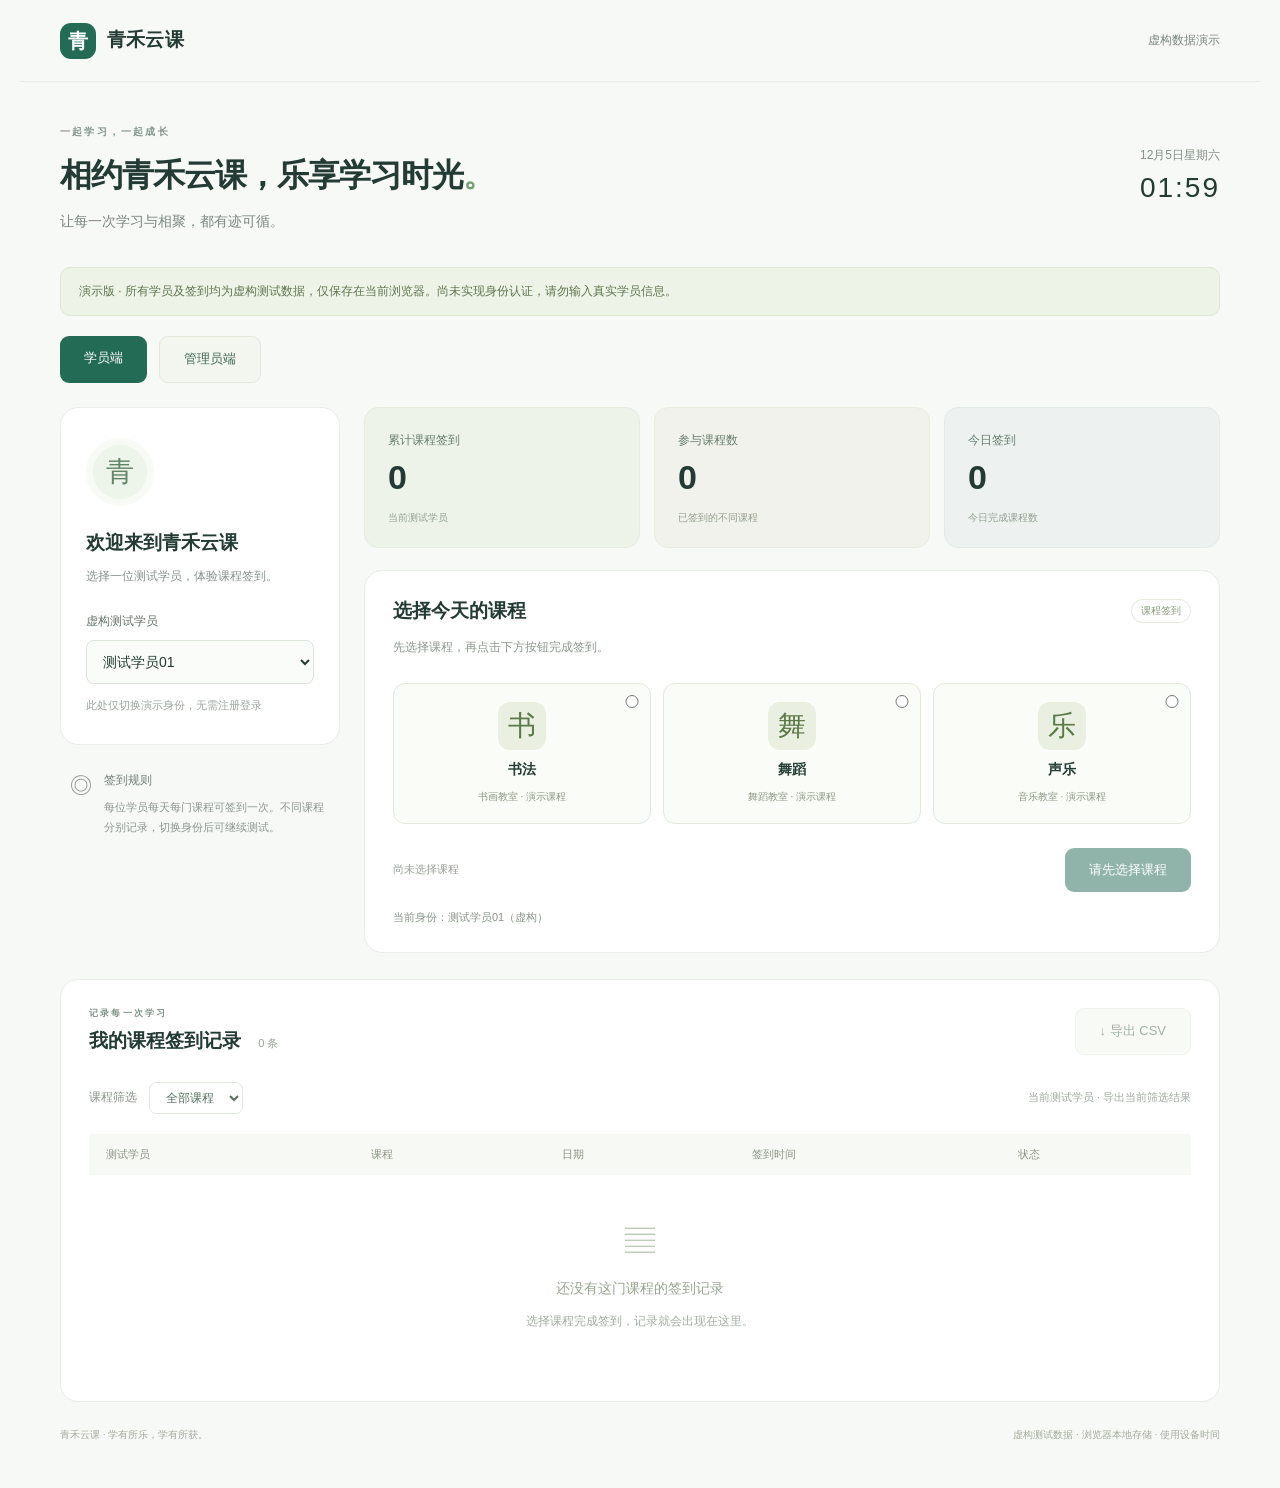
<file: index.html>
<!doctype html>
<html lang="zh-CN">
<head>
<meta charset="utf-8"><meta name="viewport" content="width=device-width,initial-scale=1">
<meta name="theme-color" content="#246b56"><title>青禾云课 · 学员端</title>
<style>
:root{--green:#246b56;--ink:#233b34;--muted:#87918d;--line:#e8ede9;--bg:#f7f9f6}*{box-sizing:border-box}body{margin:0;background:var(--bg);color:var(--ink);font:14px/1.6 -apple-system,BlinkMacSystemFont,"Segoe UI","Microsoft YaHei",sans-serif}button,input,select{font:inherit}button,a,input,select{-webkit-tap-highlight-color:transparent}button{cursor:pointer;border:0;transition:background .18s,transform .18s}button:hover:enabled{filter:brightness(.95);transform:translateY(-1px)}button:disabled{cursor:default;opacity:.5}button:focus-visible,a:focus-visible,input:focus-visible,select:focus-visible{outline:3px solid #c0d9a3;outline-offset:3px}[hidden]{display:none!important}.topbar{height:82px;display:flex;align-items:center;justify-content:space-between;max-width:1240px;padding:0 40px;margin:auto;border-bottom:1px solid var(--line)}.brand{display:flex;align-items:center;gap:11px;font-size:23px;font-weight:750;text-decoration:none;color:var(--ink)}.brand-icon{background:var(--green);color:white;border-radius:11px;width:36px;height:36px;text-align:center;line-height:36px;font-size:20px}.brand-sub{border-left:1px solid #d7dfd9;padding-left:13px;margin-left:3px;font-weight:400;font-size:14px;color:#6b7972}.local-tag{font-size:12px;color:#77867d}.local-tag i{display:inline-block;width:7px;height:7px;background:#72a47e;border-radius:50%;margin-right:6px}main{max-width:1240px;padding:42px 40px 20px;margin:auto}.intro{display:flex;align-items:center;justify-content:space-between;gap:22px;margin-bottom:34px}.eyebrow{font-size:10px;letter-spacing:2.2px;color:#82958a;font-weight:650;margin:0 0 12px}h1{font-size:32px;letter-spacing:-1px;line-height:1.45;margin:0 0 12px;font-weight:650}h1 span{color:#78a177}.subtitle{color:#7b8880;margin:0}.date-card{text-align:right;white-space:nowrap;color:#819084;font-size:12px}.date-card strong{display:block;color:var(--ink);font-size:28px;letter-spacing:2px;font-weight:500;font-variant-numeric:tabular-nums}.workspace{display:grid;grid-template-columns:280px 1fr;gap:24px}.panel{border:1px solid var(--line);background:white;border-radius:18px}.profile{padding:30px 25px}.avatar{background:#edf4e9;color:#638567;border:7px solid #f7faf5;border-radius:50%;width:68px;height:68px;font-size:34px;text-align:center;line-height:54px;margin-bottom:22px}h2{font-size:19px;margin:0;font-weight:650}.profile p{font-size:12px;color:var(--muted);margin:9px 0 26px}.profile label{display:block;font-size:12px;color:#63746a;margin-bottom:8px}.name-row{display:flex;gap:8px}input{width:100%;min-width:0;border:1px solid #e0e7df;background:#fafcf9;padding:10px 12px;border-radius:8px;color:var(--ink)}input::placeholder{color:#a3aaa5}.save{background:#eaf2e7;color:#416e50;white-space:nowrap;padding:8px 14px;border-radius:8px}.profile-note{display:block;margin-top:13px;font-size:11px;color:#9ba59d}.storage-note{display:flex;gap:12px;padding:23px 10px;color:#8b978e}.storage-note>span{font-size:22px}.storage-note strong{font-size:12px;font-weight:500;color:#718176}.storage-note p{font-size:11px;line-height:1.9;margin:6px 0 0}.content{min-width:0}.stats{display:grid;grid-template-columns:repeat(3,1fr);gap:14px;margin-bottom:22px}.stats>div{background:#edf3e9;border:1px solid #e4ecdf;border-radius:14px;padding:20px 23px}.stats>div:nth-child(2){background:#f1f2eb;border-color:#e9ebdf}.stats>div:nth-child(3){background:#edf2f1;border-color:#e2eae7}.stats span{font-size:12px;color:#687d6d}.stats strong{display:block;font-size:34px;font-weight:550;line-height:1.6}.stats small{font-size:10px;color:#92a08f}.checkin-panel{padding:25px 28px}.section-top{display:flex;align-items:center;justify-content:space-between}.pill{font-size:10px;border:1px solid #e3eadd;border-radius:20px;padding:3px 9px;color:#879a7e}.tabs{display:flex;gap:26px;border-bottom:1px solid var(--line);margin-top:17px}.tabs button{background:transparent;padding:13px 1px;color:#94a096;border-bottom:2px solid transparent;font-size:13px}.tabs [aria-selected=true]{color:var(--green);border-color:var(--green);font-weight:600}.sign-body{display:flex;align-items:center;gap:26px;padding:30px 0}.illustration{flex-shrink:0;display:grid;place-items:center;width:95px;height:95px;background:#edf3e6;border-radius:26px;color:#6b8c53;font-size:49px;box-shadow:inset 0 0 0 8px #f6f9f2;transform:rotate(-7deg)}.sign-body .eyebrow{font-size:8px;letter-spacing:1.6px;margin-bottom:7px}h3{margin:0;font-size:19px;font-weight:600}.muted{font-size:12px;line-height:1.9;color:#8c988e;margin:10px 0 0}.action-row{display:flex;align-items:center;justify-content:space-between;gap:15px}.rule{font-size:11px;color:#98a195}.primary,.secondary{border-radius:9px;padding:12px 24px;font-size:13px;white-space:nowrap}.primary{background:var(--green);color:white}.primary span{margin-left:22px}.secondary{color:#426653;background:#f2f6ee;border:1px solid #e0e9da}.attendance-actions{display:flex;gap:10px}.identity-hint{font-size:11px;color:#879687;margin:17px 0 0}.records-panel{margin-top:26px;padding:26px 28px}.records-head{display:flex;justify-content:space-between;align-items:center;gap:15px}.records-head .eyebrow{font-size:9px;margin-bottom:6px}.records-head h2 span{font-size:11px;font-weight:400;color:#95a18f;margin-left:12px}.filters{display:flex;align-items:center;gap:12px;margin-top:25px;padding-bottom:20px;font-size:12px;color:#89958a}.filters select{color:#56715e;border:1px solid #e1e9df;border-radius:7px;background:white;padding:7px 12px}.filters>span{margin-left:auto;font-size:11px;color:#a0a99e}.table-wrap{overflow:auto}table{border-collapse:collapse;width:100%;text-align:left;white-space:nowrap}th{background:#f7f9f5;color:#899583;font-size:11px;font-weight:500;padding:12px 17px}td{padding:17px;border-bottom:1px solid #f0f3ec;font-size:12px;color:#6d7e70}td:first-child{font-weight:600;color:#3e5548}.done{background:#eef5e9;color:#6a8b57;font-size:10px;border-radius:5px;padding:4px 8px}.empty{text-align:center;padding:42px 10px 32px;color:#98a58f}.empty>span{font-size:30px;color:#b3c2aa}.empty h3{font-size:14px;font-weight:500;margin-top:12px}.empty p{font-size:12px;color:#a3ada0}footer{display:flex;justify-content:space-between;gap:20px;font-size:10px;color:#a1ac9b;padding:25px 0}#message{position:fixed;bottom:25px;left:50%;transform:translateX(-50%);background:#233b34;color:white;border-radius:10px;padding:13px 23px;box-shadow:0 6px 24px #233b3425;max-width:90vw;z-index:10}#message.error{background:#8a453a}
@media(min-width:1500px){main{padding-top:65px}.intro{margin-bottom:44px}}
@media(max-width:900px){.workspace{grid-template-columns:240px 1fr;gap:18px}.stats>div{padding:16px 12px}.stats small{display:none}.checkin-panel{padding:22px}.sign-body{gap:17px}.illustration{width:65px;height:65px;font-size:35px;border-radius:20px}.sign-body h3{font-size:17px}.action-row{align-items:flex-start;flex-direction:column}.action-row button{padding:11px 25px}h1{font-size:27px}}
@media(max-width:650px){.topbar{height:70px;padding:0 20px}.brand{font-size:20px}.brand-sub{font-size:12px}.local-tag{font-size:10px}.local-tag i{display:none}main{padding:28px 18px 12px}.intro{align-items:flex-start;margin-bottom:23px}.intro .eyebrow{font-size:8px}h1{font-size:25px;max-width:240px}.subtitle{font-size:12px}.date-card{font-size:10px}.date-card strong{font-size:20px}.workspace{grid-template-columns:1fr;gap:16px}.profile{padding:20px}.avatar{display:none}.profile h2{font-size:17px}.profile p{margin:6px 0 14px}.storage-note{display:none}.profile-note{font-size:10px}.stats{gap:9px;margin-bottom:16px}.stats>div{padding:16px}.stats strong{font-size:29px}.stats span{font-size:11px}.checkin-panel{padding:22px}.sign-body{padding:26px 0;gap:17px}.sign-body .eyebrow{font-size:7px}.sign-body h3{font-size:17px}.muted{font-size:11px}.action-row{flex-direction:row;align-items:center}.rule{font-size:10px;max-width:100px}.attendance-actions{gap:7px}.action-row button{padding:11px 14px;font-size:12px}.section-top h2{font-size:17px}.records-panel{padding:22px 16px;margin-top:18px}.records-head .secondary{padding:10px 15px}.filters{flex-wrap:wrap;gap:8px}.filters>span{width:100%;margin:0}th,td{padding:12px 10px}.empty h3{font-size:13px}.empty p{font-size:11px}footer{flex-direction:column;gap:6px;padding:20px 4px}.brand-icon{width:30px;height:30px;line-height:30px;border-radius:8px;font-size:17px}}
/* Culture palace course demo */
.system-name{font-size:19px;letter-spacing:.2px}.demo-banner,.admin-notice{padding:14px 18px;background:#edf3e7;border:1px solid #dce7d2;border-radius:10px;color:#60754e;font-size:12px;margin-bottom:20px}.view-switch{display:flex;gap:12px;margin-bottom:24px}.profile select{width:100%;padding:12px;border:1px solid #dce5d9;border-radius:8px;background:#fafcf9;color:var(--ink);font:inherit}.course-options{padding:0;border:0;margin:24px 0}.course-options #courses{display:grid;grid-template-columns:repeat(3,1fr);gap:12px}.course-option{position:relative;padding:18px 12px;border:1px solid #e1e9dc;border-radius:12px;display:flex;flex-direction:column;align-items:center;gap:8px;cursor:pointer;background:#fafcf8}.course-option:has(input:checked){border-color:#246b56;background:#edf5e9;box-shadow:0 0 0 1px #246b56}.course-option input{position:absolute;right:8px;top:8px;width:14px;accent-color:#246b56}.course-icon{font-family:serif;font-size:28px;background:#eaf0e1;width:48px;height:48px;line-height:48px;text-align:center;border-radius:12px;color:#5c7949}.course-option small{font-size:10px;color:#8d9a85}.course-stats{display:grid;grid-template-columns:repeat(3,1fr);gap:18px;margin-top:24px}.course-stat{padding:22px;background:#f3f7ef;border:1px solid #e3eadf;border-radius:13px}.course-stat h3{margin-bottom:15px}.course-stat p{display:flex;justify-content:space-between;color:#7a8b73;font-size:13px}.course-stat strong{color:#246b56;font-size:20px}.sr-only{position:absolute;width:1px;height:1px;overflow:hidden;clip:rect(0,0,0,0)}.records-head h2 #records-title{font-size:19px;font-weight:650;color:var(--ink);margin:0}.avatar{font-family:serif;font-size:28px}.admin-notice{background:#fff7e8;border-color:#f0e3c7;color:#8a744a}
@media(max-width:650px){.system-name{font-size:14px;max-width:200px;line-height:1.5}.topbar{gap:8px}.local-tag{white-space:nowrap;font-size:9px}.brand{gap:8px}.course-option{padding:17px 5px}.course-option small{font-size:9px}.course-options #courses{gap:8px}.course-stats{grid-template-columns:1fr}.course-stat{padding:16px}.course-stat p{display:inline-flex;gap:8px;margin:8px 15px 0 0}.records-head h2 #records-title{font-size:15px}.demo-banner{font-size:11px}}
/* Separate student/admin pages, with shared navigation. */
.view-switch a{text-decoration:none;display:inline-block}.future-grid{display:grid;grid-template-columns:1fr 1fr;gap:20px;margin-top:24px}.future-card{padding:25px}.future-card h2{margin-top:15px}.future-card p{font-size:12px;color:#83907e;line-height:1.8}.future-card button{margin-top:10px}@media(max-width:650px){.future-grid{grid-template-columns:1fr}.view-switch{gap:10px}}

</style>




</head>
<body data-page="student">
<header class="topbar"><a class="brand" href="index.html"><span class="brand-icon">青</span><span class="system-name">青禾云课</span></a><span class="local-tag">虚构数据演示</span></header>
<main>
<section class="intro"><div><p class="eyebrow">一起学习，一起成长</p><h1>相约青禾云课，乐享学习时光<span>。</span></h1><p class="subtitle">让每一次学习与相聚，都有迹可循。</p></div><div class="date-card"><span id="date"></span><strong id="clock"></strong></div></section>
<div class="demo-banner">演示版 · 所有学员及签到均为虚构测试数据，仅保存在当前浏览器。尚未实现身份认证，请勿输入真实学员信息。</div>
<nav class="view-switch" aria-label="页面导航"><a class="primary" href="index.html" aria-current="page">学员端</a><a class="secondary" href="admin.html" >管理员端</a></nav>
<section id="student-panel">
<div class="workspace"><aside><section class="panel profile"><div class="avatar">青</div><h2>欢迎来到青禾云课</h2><p>选择一位测试学员，体验课程签到。</p><label for="learner">虚构测试学员</label><select id="learner"></select><span class="profile-note">此处仅切换演示身份，无需注册登录</span></section><section class="storage-note"><span>◎</span><div><strong>签到规则</strong><p>每位学员每天每门课程可签到一次。不同课程分别记录，切换身份后可继续测试。</p></div></section></aside>
<div class="content"><section class="stats" aria-label="当前测试学员统计"><div><span>累计课程签到</span><strong id="total">0</strong><small>当前测试学员</small></div><div><span>参与课程数</span><strong id="days">0</strong><small>已签到的不同课程</small></div><div><span>今日签到</span><strong id="today-count">0</strong><small>今日完成课程数</small></div></section>
<section class="panel checkin-panel"><div class="section-top"><h2>选择今天的课程</h2><span class="pill">课程签到</span></div><p class="muted">先选择课程，再点击下方按钮完成签到。</p><fieldset class="course-options"><legend class="sr-only">请选择课程</legend><div id="courses"></div></fieldset><div class="action-row"><span class="rule" id="course-hint">尚未选择课程</span><button class="primary" id="course-sign" disabled>请先选择课程</button></div><p class="identity-hint" id="identity-hint"></p></section></div></div>
</section>
<section class="panel records-panel"><div class="records-head"><div><p class="eyebrow">记录每一次学习</p><h2><span id="records-title">我的课程签到记录</span> <span id="record-count"></span></h2></div><button class="secondary" id="export">↓ 导出 CSV</button></div><div class="filters"><label for="filter">课程筛选</label><select id="filter"><option value="all">全部课程</option></select><span id="scope-hint">当前测试学员 · 导出当前筛选结果</span></div><div class="table-wrap"><table><thead><tr><th>测试学员</th><th>课程</th><th>日期</th><th>签到时间</th><th>状态</th></tr></thead><tbody id="records"></tbody></table></div><div class="empty" id="empty"><span>▤</span><h3>还没有这门课程的签到记录</h3><p>选择课程完成签到，记录就会出现在这里。</p></div></section>
<footer><span>青禾云课 · 学有所乐，学有所获。</span><span>虚构测试数据 · 浏览器本地存储 · 使用设备时间</span></footer>
</main><div id="message" role="status" aria-live="polite" hidden></div>
<script>
const KEY = 'checkin-assistant-v1'
function dateKey(now) {
 const d = new Date(now)
 return [d.getFullYear(),String(d.getMonth()+1).padStart(2,'0'),String(d.getDate()).padStart(2,'0')].join('-')
}
function initial() { return { name: '', records: [] } }
function validate(s) {
 return !!(s && typeof s.name==='string' && Array.isArray(s.records) && s.records.every(r=>r && typeof r.id==='string' && typeof r.name==='string' && typeof r.date==='string' && typeof r.time==='string' && ['activity','in','out'].includes(r.type)))
}
function checkIn(state,type,now) {
 if(!state.name.trim()) throw new Error('请先填写姓名')
 if(!['activity','in','out'].includes(type)) throw new Error('签到类型无效')
 const date=dateKey(now), name=state.name.trim()
 const today=state.records.filter(r=>r.date===date && r.name===name)
 if(today.some(r=>r.type===type)) throw new Error('今天已经完成这项签到')
 if(type==='out' && !today.some(r=>r.type==='in')) throw new Error('请先完成上班打卡')
 const d=new Date(now)
 const time=[d.getHours(),d.getMinutes(),d.getSeconds()].map(v=>String(v).padStart(2,'0')).join(':')
 return {...state,records:[{id:String(now)+'-'+type,name,date,time,type},...state.records]}
}
const labels={activity:'活动签到',in:'上班打卡',out:'下班打卡'}
function csv(records) {
 const cell=v=>'"'+String(v).replace(/^[=+@\-\t\r]/,"'</body>").replace(/"/g,'""')+'"'
 return '\ufeff'+[['姓名','日期','时间','类型'],...records.map(r=>[r.name,r.date,r.time,labels[r.type]])].map(row=>row.map(cell).join(',')).join('\r\n')
}
const checkinModel={KEY,dateKey,initial,validate,checkIn,labels,csv}
if (typeof module !== 'undefined' && module.exports) module.exports=checkinModel
else globalThis.CheckinModel=checkinModel


</script>
<script>
(function(root){
'use strict'
const base=typeof module!=='undefined'&&module.exports?require('./miniprogram/utils/checkin'):root.CheckinModel
const courses=[{id:'calligraphy',name:'书法',room:'书画教室',icon:'书'},{id:'dance',name:'舞蹈',room:'舞蹈教室',icon:'舞'},{id:'vocal',name:'声乐',room:'音乐教室',icon:'乐'}]
const learners=[{id:'demo01',name:'测试学员01'},{id:'demo02',name:'测试学员02'},{id:'demo03',name:'测试学员03'},{id:'demo04',name:'测试学员04'},{id:'demo05',name:'测试学员05'}]
function initial(now=Date.now()){
 const yesterday=new Date(now);yesterday.setDate(yesterday.getDate()-1)
 return {learnerId:'demo01',records:[
 {learnerId:'demo02',courseId:'calligraphy',date:base.dateKey(now),time:'09:00:00'},
 {learnerId:'demo03',courseId:'dance',date:base.dateKey(now),time:'09:10:00'},
 {learnerId:'demo04',courseId:'vocal',date:base.dateKey(now),time:'09:20:00'},
 {learnerId:'demo05',courseId:'calligraphy',date:base.dateKey(yesterday),time:'09:05:00'}
 ]}
}
function validate(s){return !!(s&&learners.some(l=>l.id===s.learnerId)&&Array.isArray(s.records)&&s.records.every(r=>r&&learners.some(l=>l.id===r.learnerId)&&courses.some(c=>c.id===r.courseId)&&/^\d{4}-\d{2}-\d{2}$/.test(r.date)&&/^\d{2}:\d{2}:\d{2}$/.test(r.time)))}
function sign(s,courseId,now=Date.now()){
 if(!courses.some(c=>c.id===courseId))throw new Error('请先选择课程')
 if(!learners.some(l=>l.id===s.learnerId))throw new Error('请选择虚构测试学员')
 const date=base.dateKey(now)
 if(s.records.some(r=>r.learnerId===s.learnerId&&r.courseId===courseId&&r.date===date))throw new Error('该学员今天已完成本课程签到')
 const d=new Date(now),time=[d.getHours(),d.getMinutes(),d.getSeconds()].map(n=>String(n).padStart(2,'0')).join(':')
 return {...s,records:[{learnerId:s.learnerId,courseId,date,time},...s.records]}
}
function stats(records,now=Date.now()){return courses.map(c=>({...c,total:records.filter(r=>r.courseId===c.id).length,today:records.filter(r=>r.courseId===c.id&&r.date===base.dateKey(now)).length,people:new Set(records.filter(r=>r.courseId===c.id).map(r=>r.learnerId)).size}))}
function csv(records){
 const cell=v=>'"'+String(v).replace(/"/g,'""')+'"'
 return '\ufeff'+[['测试学员','课程','日期','时间'],...records.map(r=>[learners.find(l=>l.id===r.learnerId).name,courses.find(c=>c.id===r.courseId).name,r.date,r.time])].map(row=>row.map(cell).join(',')).join('\r\n')
}
const api={courses,learners,initial,validate,sign,stats,csv,dateKey:base.dateKey}
if(typeof module!=='undefined'&&module.exports)module.exports=api
else root.CourseModel=api
})(globalThis)


</script>
<script>
(function(root){
  'use strict'
  const model=typeof module!=='undefined'&&module.exports?require('./course-model'):root.CourseModel
  const KEY='qhyun-class-demo-v1'
  const LEGACY_KEY='culture-palace-demo-v1'
  function createStore(storage){
    function parse(key){
      const raw=storage.getItem(key)
      if(raw===null)return null
      const state=JSON.parse(raw)
      if(!model.validate(state))throw new Error('本地记录格式异常')
      return state
    }
    function load(){
      const current=parse(KEY),legacy=parse(LEGACY_KEY)
      if(!current&&!legacy)return model.initial()
      const base=current||legacy
      const seen=new Set()
      const records=[]
      for(const r of [...base.records,...(current&&legacy?legacy.records:[])]){
        const identity=JSON.stringify([r.learnerId,r.courseId,r.date,r.time])
        if(!seen.has(identity)){seen.add(identity);records.push(r)}
      }
      records.sort((a,b)=>(b.date+' '+b.time).localeCompare(a.date+' '+a.time))
      return {...base,records}
    }
    function save(next){
      if(!model.validate(next))throw new Error('本地记录格式异常')
      storage.setItem(KEY,JSON.stringify(next))
      return next
    }
    return {load,save}
  }
  const api={KEY,LEGACY_KEY,createStore}
  if(typeof module!=='undefined'&&module.exports)module.exports=api
  else root.CheckinStorage=api
})(globalThis)

</script>
<script>
(() => {
'use strict'
const m=window.CourseModel,storage=window.CheckinStorage,$=id=>document.getElementById(id)
let state=m.initial(),store,ready=true,courseId='',view=document.body.dataset.page,timer
function announce(text,error=false){clearTimeout(timer);$('message').textContent=text;$('message').className=error?'error':'';$('message').hidden=false;if(!error)timer=setTimeout(()=>$('message').hidden=true,4500)}
try{
 store=storage.createStore(window.localStorage)
 state=store.load()
 store.save(state)
}catch{ready=false;announce('本地存储不可用或记录损坏，已停用写入以保护原有数据。请检查浏览器设置。',true)}
function save(next){if(!ready)throw new Error('本地存储不可用');store.save(next);state=next;render()}
function selected(){return state.records.filter(r=>(view==='admin'||r.learnerId===state.learnerId)&&($('filter').value==='all'||r.courseId===$('filter').value))}
if(view==='student')for(const l of m.learners){const o=document.createElement('option');o.value=l.id;o.textContent=l.name;$('learner').appendChild(o)}
for(const c of m.courses){
 if(view==='student'){
 const label=document.createElement('label');label.className='course-option'
 const radio=document.createElement('input');radio.type='radio';radio.name='course';radio.value=c.id
 const icon=document.createElement('span');icon.className='course-icon';icon.textContent=c.icon
 const title=document.createElement('strong');title.textContent=c.name
 const room=document.createElement('small');room.textContent=c.room+' · 演示课程'
 label.append(radio,icon,title,room);$('courses').appendChild(label)
 radio.addEventListener('change',()=>{courseId=c.id;render()})
 }
 const option=document.createElement('option');option.value=c.id;option.textContent=c.name;$('filter').appendChild(option)
}
function render(){
 const now=new Date(),date=m.dateKey(now)
 $('date').textContent=now.toLocaleDateString('zh-CN',{month:'long',day:'numeric',weekday:'long'})
 $('clock').textContent=now.toLocaleTimeString('zh-CN',{hour:'2-digit',minute:'2-digit',hour12:false})
 if(view==='student'){
 $('learner').value=state.learnerId;$('learner').disabled=!ready
 const own=state.records.filter(r=>r.learnerId===state.learnerId),today=own.filter(r=>r.date===date)
 $('total').textContent=own.length;$('days').textContent=new Set(own.map(r=>r.courseId)).size;$('today-count').textContent=today.length
 const course=m.courses.find(c=>c.id===courseId),done=today.some(r=>r.courseId===courseId)
 $('course-sign').disabled=!ready||!course||done
 $('course-sign').textContent=done?'✓ 今日该课程已签到':course?'确认签到 · '+course.name:'请先选择课程'
 $('course-hint').textContent=course?'已选择：'+course.name+' · 每日一次':'尚未选择课程'
 $('identity-hint').textContent=ready?'当前身份：'+m.learners.find(l=>l.id===state.learnerId).name+'（虚构）':'本地存储异常，签到已停用。'
 }
 $('records-title').textContent=view==='admin'?'全部测试学员签到记录':'我的课程签到记录'
 $('scope-hint').textContent=(view==='admin'?'全部测试学员':'当前测试学员')+' · 导出当前筛选结果'
 if(view==='admin'){
 $('course-stats').replaceChildren()
 for(const s of m.stats(state.records)){
  const card=document.createElement('article');card.className='course-stat';card.dataset.course=s.id
  const h=document.createElement('h3');h.textContent=s.name
  card.append(h)
  for(const [label,value] of [['今日签到',s.today],['累计人次',s.total],['参与人数',s.people]]){
   const line=document.createElement('p'),number=document.createElement('strong');line.append(label+' ');number.textContent=value;line.append(number);card.append(line)
  }
  $('course-stats').append(card)
 }
 }
 const records=selected();$('record-count').textContent=records.length+' 条';$('empty').hidden=records.length>0;$('export').disabled=!records.length
 const fragment=document.createDocumentFragment()
 for(const r of records){
  const row=document.createElement('tr')
  for(const value of [m.learners.find(l=>l.id===r.learnerId).name,m.courses.find(c=>c.id===r.courseId).name,r.date,r.time]){
   const td=document.createElement('td');td.textContent=value;row.append(td)
  }
  const td=document.createElement('td'),badge=document.createElement('span');badge.className='done';badge.textContent='已签到';td.append(badge);row.append(td);fragment.append(row)
 }
 $('records').replaceChildren(fragment)
}
if(view==='student'){
$('learner').addEventListener('change',()=>{try{save({...store.load(),learnerId:$('learner').value})}catch{render();announce('身份切换保存失败，请检查浏览器存储。',true)}})
$('course-sign').addEventListener('click',()=>{try{save(m.sign({...store.load(),learnerId:state.learnerId},courseId));announce('课程签到成功！此记录仅供虚构数据演示。')}catch(e){announce(e.name==='QuotaExceededError'?'本地存储空间不足，签到未保存。':e.message,true)}})
}
$('filter').addEventListener('change',render)
$('export').addEventListener('click',()=>{
 const records=selected();if(!records.length)return
 const url=URL.createObjectURL(new Blob([m.csv(records)],{type:'text/csv;charset=utf-8;'})),a=document.createElement('a')
 a.href=url;a.download='青禾云课签到-虚构测试数据-'+m.dateKey(Date.now())+'.csv';document.body.append(a);a.click();a.remove();setTimeout(()=>URL.revokeObjectURL(url),1000)
 announce('已导出当前筛选范围的虚构测试记录。')
})
function refresh(){
 try{state=store.load();render()}
 catch{ready=false;render();announce('本地记录读取失败，已停用写入。原记录没有被覆盖。',true)}
}
window.addEventListener('storage',e=>{if(e.key===storage.KEY||e.key===storage.LEGACY_KEY||e.key===null)refresh()})
window.addEventListener('pageshow',refresh)
document.addEventListener('visibilitychange',()=>{if(!document.hidden)refresh()})
render();setInterval(refresh,30000)
})()

</script>
</body></html>
</file>
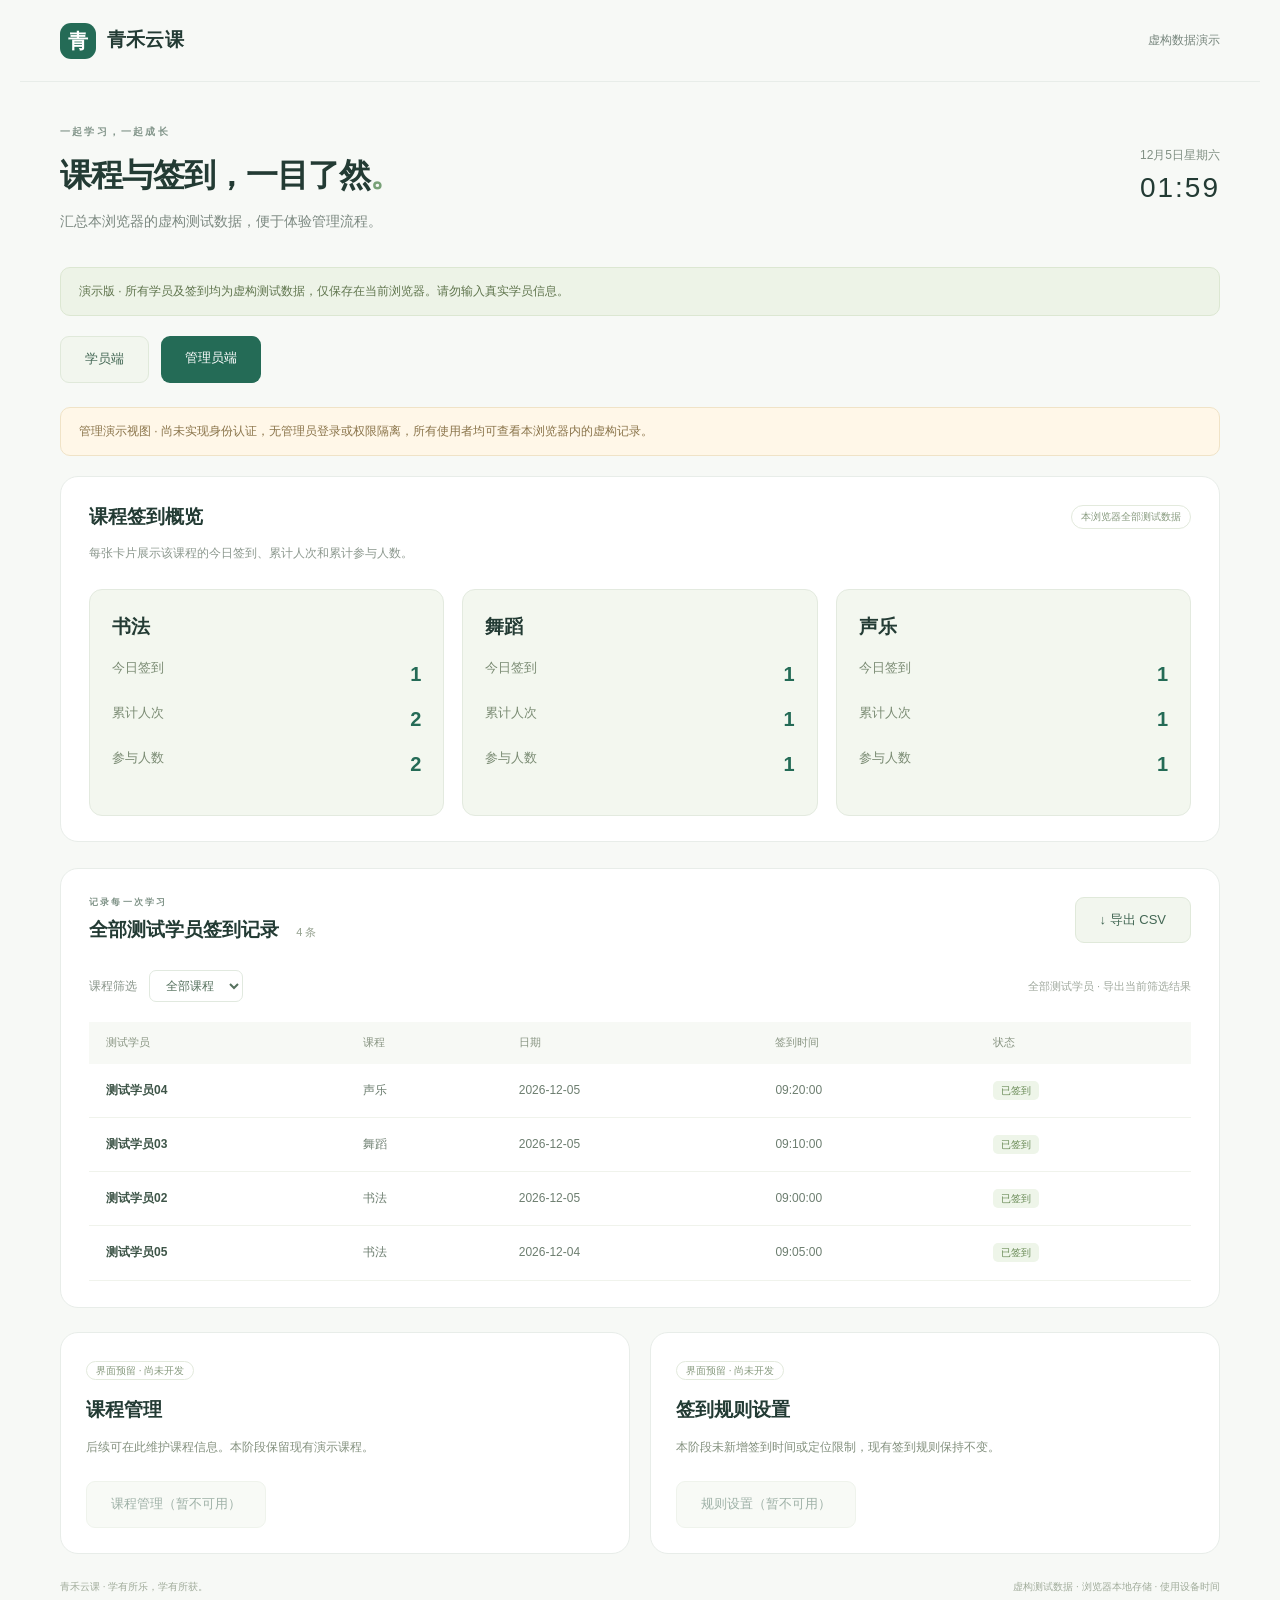
<file: admin.html>
<!doctype html>
<html lang="zh-CN">
<head>
<meta charset="utf-8"><meta name="viewport" content="width=device-width,initial-scale=1">
<meta name="theme-color" content="#246b56"><title>青禾云课 · 管理员端</title>
<style>
:root{--green:#246b56;--ink:#233b34;--muted:#87918d;--line:#e8ede9;--bg:#f7f9f6}*{box-sizing:border-box}body{margin:0;background:var(--bg);color:var(--ink);font:14px/1.6 -apple-system,BlinkMacSystemFont,"Segoe UI","Microsoft YaHei",sans-serif}button,input,select{font:inherit}button,a,input,select{-webkit-tap-highlight-color:transparent}button{cursor:pointer;border:0;transition:background .18s,transform .18s}button:hover:enabled{filter:brightness(.95);transform:translateY(-1px)}button:disabled{cursor:default;opacity:.5}button:focus-visible,a:focus-visible,input:focus-visible,select:focus-visible{outline:3px solid #c0d9a3;outline-offset:3px}[hidden]{display:none!important}.topbar{height:82px;display:flex;align-items:center;justify-content:space-between;max-width:1240px;padding:0 40px;margin:auto;border-bottom:1px solid var(--line)}.brand{display:flex;align-items:center;gap:11px;font-size:23px;font-weight:750;text-decoration:none;color:var(--ink)}.brand-icon{background:var(--green);color:white;border-radius:11px;width:36px;height:36px;text-align:center;line-height:36px;font-size:20px}.brand-sub{border-left:1px solid #d7dfd9;padding-left:13px;margin-left:3px;font-weight:400;font-size:14px;color:#6b7972}.local-tag{font-size:12px;color:#77867d}.local-tag i{display:inline-block;width:7px;height:7px;background:#72a47e;border-radius:50%;margin-right:6px}main{max-width:1240px;padding:42px 40px 20px;margin:auto}.intro{display:flex;align-items:center;justify-content:space-between;gap:22px;margin-bottom:34px}.eyebrow{font-size:10px;letter-spacing:2.2px;color:#82958a;font-weight:650;margin:0 0 12px}h1{font-size:32px;letter-spacing:-1px;line-height:1.45;margin:0 0 12px;font-weight:650}h1 span{color:#78a177}.subtitle{color:#7b8880;margin:0}.date-card{text-align:right;white-space:nowrap;color:#819084;font-size:12px}.date-card strong{display:block;color:var(--ink);font-size:28px;letter-spacing:2px;font-weight:500;font-variant-numeric:tabular-nums}.workspace{display:grid;grid-template-columns:280px 1fr;gap:24px}.panel{border:1px solid var(--line);background:white;border-radius:18px}.profile{padding:30px 25px}.avatar{background:#edf4e9;color:#638567;border:7px solid #f7faf5;border-radius:50%;width:68px;height:68px;font-size:34px;text-align:center;line-height:54px;margin-bottom:22px}h2{font-size:19px;margin:0;font-weight:650}.profile p{font-size:12px;color:var(--muted);margin:9px 0 26px}.profile label{display:block;font-size:12px;color:#63746a;margin-bottom:8px}.name-row{display:flex;gap:8px}input{width:100%;min-width:0;border:1px solid #e0e7df;background:#fafcf9;padding:10px 12px;border-radius:8px;color:var(--ink)}input::placeholder{color:#a3aaa5}.save{background:#eaf2e7;color:#416e50;white-space:nowrap;padding:8px 14px;border-radius:8px}.profile-note{display:block;margin-top:13px;font-size:11px;color:#9ba59d}.storage-note{display:flex;gap:12px;padding:23px 10px;color:#8b978e}.storage-note>span{font-size:22px}.storage-note strong{font-size:12px;font-weight:500;color:#718176}.storage-note p{font-size:11px;line-height:1.9;margin:6px 0 0}.content{min-width:0}.stats{display:grid;grid-template-columns:repeat(3,1fr);gap:14px;margin-bottom:22px}.stats>div{background:#edf3e9;border:1px solid #e4ecdf;border-radius:14px;padding:20px 23px}.stats>div:nth-child(2){background:#f1f2eb;border-color:#e9ebdf}.stats>div:nth-child(3){background:#edf2f1;border-color:#e2eae7}.stats span{font-size:12px;color:#687d6d}.stats strong{display:block;font-size:34px;font-weight:550;line-height:1.6}.stats small{font-size:10px;color:#92a08f}.checkin-panel{padding:25px 28px}.section-top{display:flex;align-items:center;justify-content:space-between}.pill{font-size:10px;border:1px solid #e3eadd;border-radius:20px;padding:3px 9px;color:#879a7e}.tabs{display:flex;gap:26px;border-bottom:1px solid var(--line);margin-top:17px}.tabs button{background:transparent;padding:13px 1px;color:#94a096;border-bottom:2px solid transparent;font-size:13px}.tabs [aria-selected=true]{color:var(--green);border-color:var(--green);font-weight:600}.sign-body{display:flex;align-items:center;gap:26px;padding:30px 0}.illustration{flex-shrink:0;display:grid;place-items:center;width:95px;height:95px;background:#edf3e6;border-radius:26px;color:#6b8c53;font-size:49px;box-shadow:inset 0 0 0 8px #f6f9f2;transform:rotate(-7deg)}.sign-body .eyebrow{font-size:8px;letter-spacing:1.6px;margin-bottom:7px}h3{margin:0;font-size:19px;font-weight:600}.muted{font-size:12px;line-height:1.9;color:#8c988e;margin:10px 0 0}.action-row{display:flex;align-items:center;justify-content:space-between;gap:15px}.rule{font-size:11px;color:#98a195}.primary,.secondary{border-radius:9px;padding:12px 24px;font-size:13px;white-space:nowrap}.primary{background:var(--green);color:white}.primary span{margin-left:22px}.secondary{color:#426653;background:#f2f6ee;border:1px solid #e0e9da}.attendance-actions{display:flex;gap:10px}.identity-hint{font-size:11px;color:#879687;margin:17px 0 0}.records-panel{margin-top:26px;padding:26px 28px}.records-head{display:flex;justify-content:space-between;align-items:center;gap:15px}.records-head .eyebrow{font-size:9px;margin-bottom:6px}.records-head h2 span{font-size:11px;font-weight:400;color:#95a18f;margin-left:12px}.filters{display:flex;align-items:center;gap:12px;margin-top:25px;padding-bottom:20px;font-size:12px;color:#89958a}.filters select{color:#56715e;border:1px solid #e1e9df;border-radius:7px;background:white;padding:7px 12px}.filters>span{margin-left:auto;font-size:11px;color:#a0a99e}.table-wrap{overflow:auto}table{border-collapse:collapse;width:100%;text-align:left;white-space:nowrap}th{background:#f7f9f5;color:#899583;font-size:11px;font-weight:500;padding:12px 17px}td{padding:17px;border-bottom:1px solid #f0f3ec;font-size:12px;color:#6d7e70}td:first-child{font-weight:600;color:#3e5548}.done{background:#eef5e9;color:#6a8b57;font-size:10px;border-radius:5px;padding:4px 8px}.empty{text-align:center;padding:42px 10px 32px;color:#98a58f}.empty>span{font-size:30px;color:#b3c2aa}.empty h3{font-size:14px;font-weight:500;margin-top:12px}.empty p{font-size:12px;color:#a3ada0}footer{display:flex;justify-content:space-between;gap:20px;font-size:10px;color:#a1ac9b;padding:25px 0}#message{position:fixed;bottom:25px;left:50%;transform:translateX(-50%);background:#233b34;color:white;border-radius:10px;padding:13px 23px;box-shadow:0 6px 24px #233b3425;max-width:90vw;z-index:10}#message.error{background:#8a453a}
@media(min-width:1500px){main{padding-top:65px}.intro{margin-bottom:44px}}
@media(max-width:900px){.workspace{grid-template-columns:240px 1fr;gap:18px}.stats>div{padding:16px 12px}.stats small{display:none}.checkin-panel{padding:22px}.sign-body{gap:17px}.illustration{width:65px;height:65px;font-size:35px;border-radius:20px}.sign-body h3{font-size:17px}.action-row{align-items:flex-start;flex-direction:column}.action-row button{padding:11px 25px}h1{font-size:27px}}
@media(max-width:650px){.topbar{height:70px;padding:0 20px}.brand{font-size:20px}.brand-sub{font-size:12px}.local-tag{font-size:10px}.local-tag i{display:none}main{padding:28px 18px 12px}.intro{align-items:flex-start;margin-bottom:23px}.intro .eyebrow{font-size:8px}h1{font-size:25px;max-width:240px}.subtitle{font-size:12px}.date-card{font-size:10px}.date-card strong{font-size:20px}.workspace{grid-template-columns:1fr;gap:16px}.profile{padding:20px}.avatar{display:none}.profile h2{font-size:17px}.profile p{margin:6px 0 14px}.storage-note{display:none}.profile-note{font-size:10px}.stats{gap:9px;margin-bottom:16px}.stats>div{padding:16px}.stats strong{font-size:29px}.stats span{font-size:11px}.checkin-panel{padding:22px}.sign-body{padding:26px 0;gap:17px}.sign-body .eyebrow{font-size:7px}.sign-body h3{font-size:17px}.muted{font-size:11px}.action-row{flex-direction:row;align-items:center}.rule{font-size:10px;max-width:100px}.attendance-actions{gap:7px}.action-row button{padding:11px 14px;font-size:12px}.section-top h2{font-size:17px}.records-panel{padding:22px 16px;margin-top:18px}.records-head .secondary{padding:10px 15px}.filters{flex-wrap:wrap;gap:8px}.filters>span{width:100%;margin:0}th,td{padding:12px 10px}.empty h3{font-size:13px}.empty p{font-size:11px}footer{flex-direction:column;gap:6px;padding:20px 4px}.brand-icon{width:30px;height:30px;line-height:30px;border-radius:8px;font-size:17px}}
/* Culture palace course demo */
.system-name{font-size:19px;letter-spacing:.2px}.demo-banner,.admin-notice{padding:14px 18px;background:#edf3e7;border:1px solid #dce7d2;border-radius:10px;color:#60754e;font-size:12px;margin-bottom:20px}.view-switch{display:flex;gap:12px;margin-bottom:24px}.profile select{width:100%;padding:12px;border:1px solid #dce5d9;border-radius:8px;background:#fafcf9;color:var(--ink);font:inherit}.course-options{padding:0;border:0;margin:24px 0}.course-options #courses{display:grid;grid-template-columns:repeat(3,1fr);gap:12px}.course-option{position:relative;padding:18px 12px;border:1px solid #e1e9dc;border-radius:12px;display:flex;flex-direction:column;align-items:center;gap:8px;cursor:pointer;background:#fafcf8}.course-option:has(input:checked){border-color:#246b56;background:#edf5e9;box-shadow:0 0 0 1px #246b56}.course-option input{position:absolute;right:8px;top:8px;width:14px;accent-color:#246b56}.course-icon{font-family:serif;font-size:28px;background:#eaf0e1;width:48px;height:48px;line-height:48px;text-align:center;border-radius:12px;color:#5c7949}.course-option small{font-size:10px;color:#8d9a85}.course-stats{display:grid;grid-template-columns:repeat(3,1fr);gap:18px;margin-top:24px}.course-stat{padding:22px;background:#f3f7ef;border:1px solid #e3eadf;border-radius:13px}.course-stat h3{margin-bottom:15px}.course-stat p{display:flex;justify-content:space-between;color:#7a8b73;font-size:13px}.course-stat strong{color:#246b56;font-size:20px}.sr-only{position:absolute;width:1px;height:1px;overflow:hidden;clip:rect(0,0,0,0)}.records-head h2 #records-title{font-size:19px;font-weight:650;color:var(--ink);margin:0}.avatar{font-family:serif;font-size:28px}.admin-notice{background:#fff7e8;border-color:#f0e3c7;color:#8a744a}
@media(max-width:650px){.system-name{font-size:14px;max-width:200px;line-height:1.5}.topbar{gap:8px}.local-tag{white-space:nowrap;font-size:9px}.brand{gap:8px}.course-option{padding:17px 5px}.course-option small{font-size:9px}.course-options #courses{gap:8px}.course-stats{grid-template-columns:1fr}.course-stat{padding:16px}.course-stat p{display:inline-flex;gap:8px;margin:8px 15px 0 0}.records-head h2 #records-title{font-size:15px}.demo-banner{font-size:11px}}
/* Separate student/admin pages, with shared navigation. */
.view-switch a{text-decoration:none;display:inline-block}.future-grid{display:grid;grid-template-columns:1fr 1fr;gap:20px;margin-top:24px}.future-card{padding:25px}.future-card h2{margin-top:15px}.future-card p{font-size:12px;color:#83907e;line-height:1.8}.future-card button{margin-top:10px}@media(max-width:650px){.future-grid{grid-template-columns:1fr}.view-switch{gap:10px}}

</style>




</head>
<body data-page="admin">
<header class="topbar"><a class="brand" href="index.html"><span class="brand-icon">青</span><span class="system-name">青禾云课</span></a><span class="local-tag">虚构数据演示</span></header>
<main>
<section class="intro"><div><p class="eyebrow">一起学习，一起成长</p><h1>课程与签到，一目了然<span>。</span></h1><p class="subtitle">汇总本浏览器的虚构测试数据，便于体验管理流程。</p></div><div class="date-card"><span id="date"></span><strong id="clock"></strong></div></section>
<div class="demo-banner">演示版 · 所有学员及签到均为虚构测试数据，仅保存在当前浏览器。请勿输入真实学员信息。</div>
<nav class="view-switch" aria-label="页面导航"><a class="secondary" href="index.html" >学员端</a><a class="primary" href="admin.html" aria-current="page">管理员端</a></nav>
<section id="admin-panel"><div class="admin-notice">管理演示视图 · 尚未实现身份认证，无管理员登录或权限隔离，所有使用者均可查看本浏览器内的虚构记录。</div><section class="panel checkin-panel"><div class="section-top"><h2>课程签到概览</h2><span class="pill">本浏览器全部测试数据</span></div><p class="muted">每张卡片展示该课程的今日签到、累计人次和累计参与人数。</p><div id="course-stats" class="course-stats"></div></section></section>
<section class="panel records-panel"><div class="records-head"><div><p class="eyebrow">记录每一次学习</p><h2><span id="records-title">全部测试学员签到记录</span> <span id="record-count"></span></h2></div><button class="secondary" id="export">↓ 导出 CSV</button></div><div class="filters"><label for="filter">课程筛选</label><select id="filter"><option value="all">全部课程</option></select><span id="scope-hint">全部测试学员 · 导出当前筛选结果</span></div><div class="table-wrap"><table><thead><tr><th>测试学员</th><th>课程</th><th>日期</th><th>签到时间</th><th>状态</th></tr></thead><tbody id="records"></tbody></table></div><div class="empty" id="empty"><span>▤</span><h3>还没有这门课程的签到记录</h3><p>选择课程完成签到，记录就会出现在这里。</p></div></section>
<section class="future-grid" aria-label="后续功能预留"><article class="panel future-card"><span class="pill">界面预留 · 尚未开发</span><h2>课程管理</h2><p>后续可在此维护课程信息。本阶段保留现有演示课程。</p><button class="secondary" disabled>课程管理（暂不可用）</button></article><article class="panel future-card"><span class="pill">界面预留 · 尚未开发</span><h2>签到规则设置</h2><p>本阶段未新增签到时间或定位限制，现有签到规则保持不变。</p><button class="secondary" disabled>规则设置（暂不可用）</button></article></section>
<footer><span>青禾云课 · 学有所乐，学有所获。</span><span>虚构测试数据 · 浏览器本地存储 · 使用设备时间</span></footer>
</main><div id="message" role="status" aria-live="polite" hidden></div>
<script>
const KEY = 'checkin-assistant-v1'
function dateKey(now) {
 const d = new Date(now)
 return [d.getFullYear(),String(d.getMonth()+1).padStart(2,'0'),String(d.getDate()).padStart(2,'0')].join('-')
}
function initial() { return { name: '', records: [] } }
function validate(s) {
 return !!(s && typeof s.name==='string' && Array.isArray(s.records) && s.records.every(r=>r && typeof r.id==='string' && typeof r.name==='string' && typeof r.date==='string' && typeof r.time==='string' && ['activity','in','out'].includes(r.type)))
}
function checkIn(state,type,now) {
 if(!state.name.trim()) throw new Error('请先填写姓名')
 if(!['activity','in','out'].includes(type)) throw new Error('签到类型无效')
 const date=dateKey(now), name=state.name.trim()
 const today=state.records.filter(r=>r.date===date && r.name===name)
 if(today.some(r=>r.type===type)) throw new Error('今天已经完成这项签到')
 if(type==='out' && !today.some(r=>r.type==='in')) throw new Error('请先完成上班打卡')
 const d=new Date(now)
 const time=[d.getHours(),d.getMinutes(),d.getSeconds()].map(v=>String(v).padStart(2,'0')).join(':')
 return {...state,records:[{id:String(now)+'-'+type,name,date,time,type},...state.records]}
}
const labels={activity:'活动签到',in:'上班打卡',out:'下班打卡'}
function csv(records) {
 const cell=v=>'"'+String(v).replace(/^[=+@\-\t\r]/,"'</body>").replace(/"/g,'""')+'"'
 return '\ufeff'+[['姓名','日期','时间','类型'],...records.map(r=>[r.name,r.date,r.time,labels[r.type]])].map(row=>row.map(cell).join(',')).join('\r\n')
}
const checkinModel={KEY,dateKey,initial,validate,checkIn,labels,csv}
if (typeof module !== 'undefined' && module.exports) module.exports=checkinModel
else globalThis.CheckinModel=checkinModel


</script>
<script>
(function(root){
'use strict'
const base=typeof module!=='undefined'&&module.exports?require('./miniprogram/utils/checkin'):root.CheckinModel
const courses=[{id:'calligraphy',name:'书法',room:'书画教室',icon:'书'},{id:'dance',name:'舞蹈',room:'舞蹈教室',icon:'舞'},{id:'vocal',name:'声乐',room:'音乐教室',icon:'乐'}]
const learners=[{id:'demo01',name:'测试学员01'},{id:'demo02',name:'测试学员02'},{id:'demo03',name:'测试学员03'},{id:'demo04',name:'测试学员04'},{id:'demo05',name:'测试学员05'}]
function initial(now=Date.now()){
 const yesterday=new Date(now);yesterday.setDate(yesterday.getDate()-1)
 return {learnerId:'demo01',records:[
 {learnerId:'demo02',courseId:'calligraphy',date:base.dateKey(now),time:'09:00:00'},
 {learnerId:'demo03',courseId:'dance',date:base.dateKey(now),time:'09:10:00'},
 {learnerId:'demo04',courseId:'vocal',date:base.dateKey(now),time:'09:20:00'},
 {learnerId:'demo05',courseId:'calligraphy',date:base.dateKey(yesterday),time:'09:05:00'}
 ]}
}
function validate(s){return !!(s&&learners.some(l=>l.id===s.learnerId)&&Array.isArray(s.records)&&s.records.every(r=>r&&learners.some(l=>l.id===r.learnerId)&&courses.some(c=>c.id===r.courseId)&&/^\d{4}-\d{2}-\d{2}$/.test(r.date)&&/^\d{2}:\d{2}:\d{2}$/.test(r.time)))}
function sign(s,courseId,now=Date.now()){
 if(!courses.some(c=>c.id===courseId))throw new Error('请先选择课程')
 if(!learners.some(l=>l.id===s.learnerId))throw new Error('请选择虚构测试学员')
 const date=base.dateKey(now)
 if(s.records.some(r=>r.learnerId===s.learnerId&&r.courseId===courseId&&r.date===date))throw new Error('该学员今天已完成本课程签到')
 const d=new Date(now),time=[d.getHours(),d.getMinutes(),d.getSeconds()].map(n=>String(n).padStart(2,'0')).join(':')
 return {...s,records:[{learnerId:s.learnerId,courseId,date,time},...s.records]}
}
function stats(records,now=Date.now()){return courses.map(c=>({...c,total:records.filter(r=>r.courseId===c.id).length,today:records.filter(r=>r.courseId===c.id&&r.date===base.dateKey(now)).length,people:new Set(records.filter(r=>r.courseId===c.id).map(r=>r.learnerId)).size}))}
function csv(records){
 const cell=v=>'"'+String(v).replace(/"/g,'""')+'"'
 return '\ufeff'+[['测试学员','课程','日期','时间'],...records.map(r=>[learners.find(l=>l.id===r.learnerId).name,courses.find(c=>c.id===r.courseId).name,r.date,r.time])].map(row=>row.map(cell).join(',')).join('\r\n')
}
const api={courses,learners,initial,validate,sign,stats,csv,dateKey:base.dateKey}
if(typeof module!=='undefined'&&module.exports)module.exports=api
else root.CourseModel=api
})(globalThis)


</script>
<script>
(function(root){
  'use strict'
  const model=typeof module!=='undefined'&&module.exports?require('./course-model'):root.CourseModel
  const KEY='qhyun-class-demo-v1'
  const LEGACY_KEY='culture-palace-demo-v1'
  function createStore(storage){
    function parse(key){
      const raw=storage.getItem(key)
      if(raw===null)return null
      const state=JSON.parse(raw)
      if(!model.validate(state))throw new Error('本地记录格式异常')
      return state
    }
    function load(){
      const current=parse(KEY),legacy=parse(LEGACY_KEY)
      if(!current&&!legacy)return model.initial()
      const base=current||legacy
      const seen=new Set()
      const records=[]
      for(const r of [...base.records,...(current&&legacy?legacy.records:[])]){
        const identity=JSON.stringify([r.learnerId,r.courseId,r.date,r.time])
        if(!seen.has(identity)){seen.add(identity);records.push(r)}
      }
      records.sort((a,b)=>(b.date+' '+b.time).localeCompare(a.date+' '+a.time))
      return {...base,records}
    }
    function save(next){
      if(!model.validate(next))throw new Error('本地记录格式异常')
      storage.setItem(KEY,JSON.stringify(next))
      return next
    }
    return {load,save}
  }
  const api={KEY,LEGACY_KEY,createStore}
  if(typeof module!=='undefined'&&module.exports)module.exports=api
  else root.CheckinStorage=api
})(globalThis)

</script>
<script>
(() => {
'use strict'
const m=window.CourseModel,storage=window.CheckinStorage,$=id=>document.getElementById(id)
let state=m.initial(),store,ready=true,courseId='',view=document.body.dataset.page,timer
function announce(text,error=false){clearTimeout(timer);$('message').textContent=text;$('message').className=error?'error':'';$('message').hidden=false;if(!error)timer=setTimeout(()=>$('message').hidden=true,4500)}
try{
 store=storage.createStore(window.localStorage)
 state=store.load()
 store.save(state)
}catch{ready=false;announce('本地存储不可用或记录损坏，已停用写入以保护原有数据。请检查浏览器设置。',true)}
function save(next){if(!ready)throw new Error('本地存储不可用');store.save(next);state=next;render()}
function selected(){return state.records.filter(r=>(view==='admin'||r.learnerId===state.learnerId)&&($('filter').value==='all'||r.courseId===$('filter').value))}
if(view==='student')for(const l of m.learners){const o=document.createElement('option');o.value=l.id;o.textContent=l.name;$('learner').appendChild(o)}
for(const c of m.courses){
 if(view==='student'){
 const label=document.createElement('label');label.className='course-option'
 const radio=document.createElement('input');radio.type='radio';radio.name='course';radio.value=c.id
 const icon=document.createElement('span');icon.className='course-icon';icon.textContent=c.icon
 const title=document.createElement('strong');title.textContent=c.name
 const room=document.createElement('small');room.textContent=c.room+' · 演示课程'
 label.append(radio,icon,title,room);$('courses').appendChild(label)
 radio.addEventListener('change',()=>{courseId=c.id;render()})
 }
 const option=document.createElement('option');option.value=c.id;option.textContent=c.name;$('filter').appendChild(option)
}
function render(){
 const now=new Date(),date=m.dateKey(now)
 $('date').textContent=now.toLocaleDateString('zh-CN',{month:'long',day:'numeric',weekday:'long'})
 $('clock').textContent=now.toLocaleTimeString('zh-CN',{hour:'2-digit',minute:'2-digit',hour12:false})
 if(view==='student'){
 $('learner').value=state.learnerId;$('learner').disabled=!ready
 const own=state.records.filter(r=>r.learnerId===state.learnerId),today=own.filter(r=>r.date===date)
 $('total').textContent=own.length;$('days').textContent=new Set(own.map(r=>r.courseId)).size;$('today-count').textContent=today.length
 const course=m.courses.find(c=>c.id===courseId),done=today.some(r=>r.courseId===courseId)
 $('course-sign').disabled=!ready||!course||done
 $('course-sign').textContent=done?'✓ 今日该课程已签到':course?'确认签到 · '+course.name:'请先选择课程'
 $('course-hint').textContent=course?'已选择：'+course.name+' · 每日一次':'尚未选择课程'
 $('identity-hint').textContent=ready?'当前身份：'+m.learners.find(l=>l.id===state.learnerId).name+'（虚构）':'本地存储异常，签到已停用。'
 }
 $('records-title').textContent=view==='admin'?'全部测试学员签到记录':'我的课程签到记录'
 $('scope-hint').textContent=(view==='admin'?'全部测试学员':'当前测试学员')+' · 导出当前筛选结果'
 if(view==='admin'){
 $('course-stats').replaceChildren()
 for(const s of m.stats(state.records)){
  const card=document.createElement('article');card.className='course-stat';card.dataset.course=s.id
  const h=document.createElement('h3');h.textContent=s.name
  card.append(h)
  for(const [label,value] of [['今日签到',s.today],['累计人次',s.total],['参与人数',s.people]]){
   const line=document.createElement('p'),number=document.createElement('strong');line.append(label+' ');number.textContent=value;line.append(number);card.append(line)
  }
  $('course-stats').append(card)
 }
 }
 const records=selected();$('record-count').textContent=records.length+' 条';$('empty').hidden=records.length>0;$('export').disabled=!records.length
 const fragment=document.createDocumentFragment()
 for(const r of records){
  const row=document.createElement('tr')
  for(const value of [m.learners.find(l=>l.id===r.learnerId).name,m.courses.find(c=>c.id===r.courseId).name,r.date,r.time]){
   const td=document.createElement('td');td.textContent=value;row.append(td)
  }
  const td=document.createElement('td'),badge=document.createElement('span');badge.className='done';badge.textContent='已签到';td.append(badge);row.append(td);fragment.append(row)
 }
 $('records').replaceChildren(fragment)
}
if(view==='student'){
$('learner').addEventListener('change',()=>{try{save({...store.load(),learnerId:$('learner').value})}catch{render();announce('身份切换保存失败，请检查浏览器存储。',true)}})
$('course-sign').addEventListener('click',()=>{try{save(m.sign({...store.load(),learnerId:state.learnerId},courseId));announce('课程签到成功！此记录仅供虚构数据演示。')}catch(e){announce(e.name==='QuotaExceededError'?'本地存储空间不足，签到未保存。':e.message,true)}})
}
$('filter').addEventListener('change',render)
$('export').addEventListener('click',()=>{
 const records=selected();if(!records.length)return
 const url=URL.createObjectURL(new Blob([m.csv(records)],{type:'text/csv;charset=utf-8;'})),a=document.createElement('a')
 a.href=url;a.download='青禾云课签到-虚构测试数据-'+m.dateKey(Date.now())+'.csv';document.body.append(a);a.click();a.remove();setTimeout(()=>URL.revokeObjectURL(url),1000)
 announce('已导出当前筛选范围的虚构测试记录。')
})
function refresh(){
 try{state=store.load();render()}
 catch{ready=false;render();announce('本地记录读取失败，已停用写入。原记录没有被覆盖。',true)}
}
window.addEventListener('storage',e=>{if(e.key===storage.KEY||e.key===storage.LEGACY_KEY||e.key===null)refresh()})
window.addEventListener('pageshow',refresh)
document.addEventListener('visibilitychange',()=>{if(!document.hidden)refresh()})
render();setInterval(refresh,30000)
})()

</script>
</body></html>
</file>
